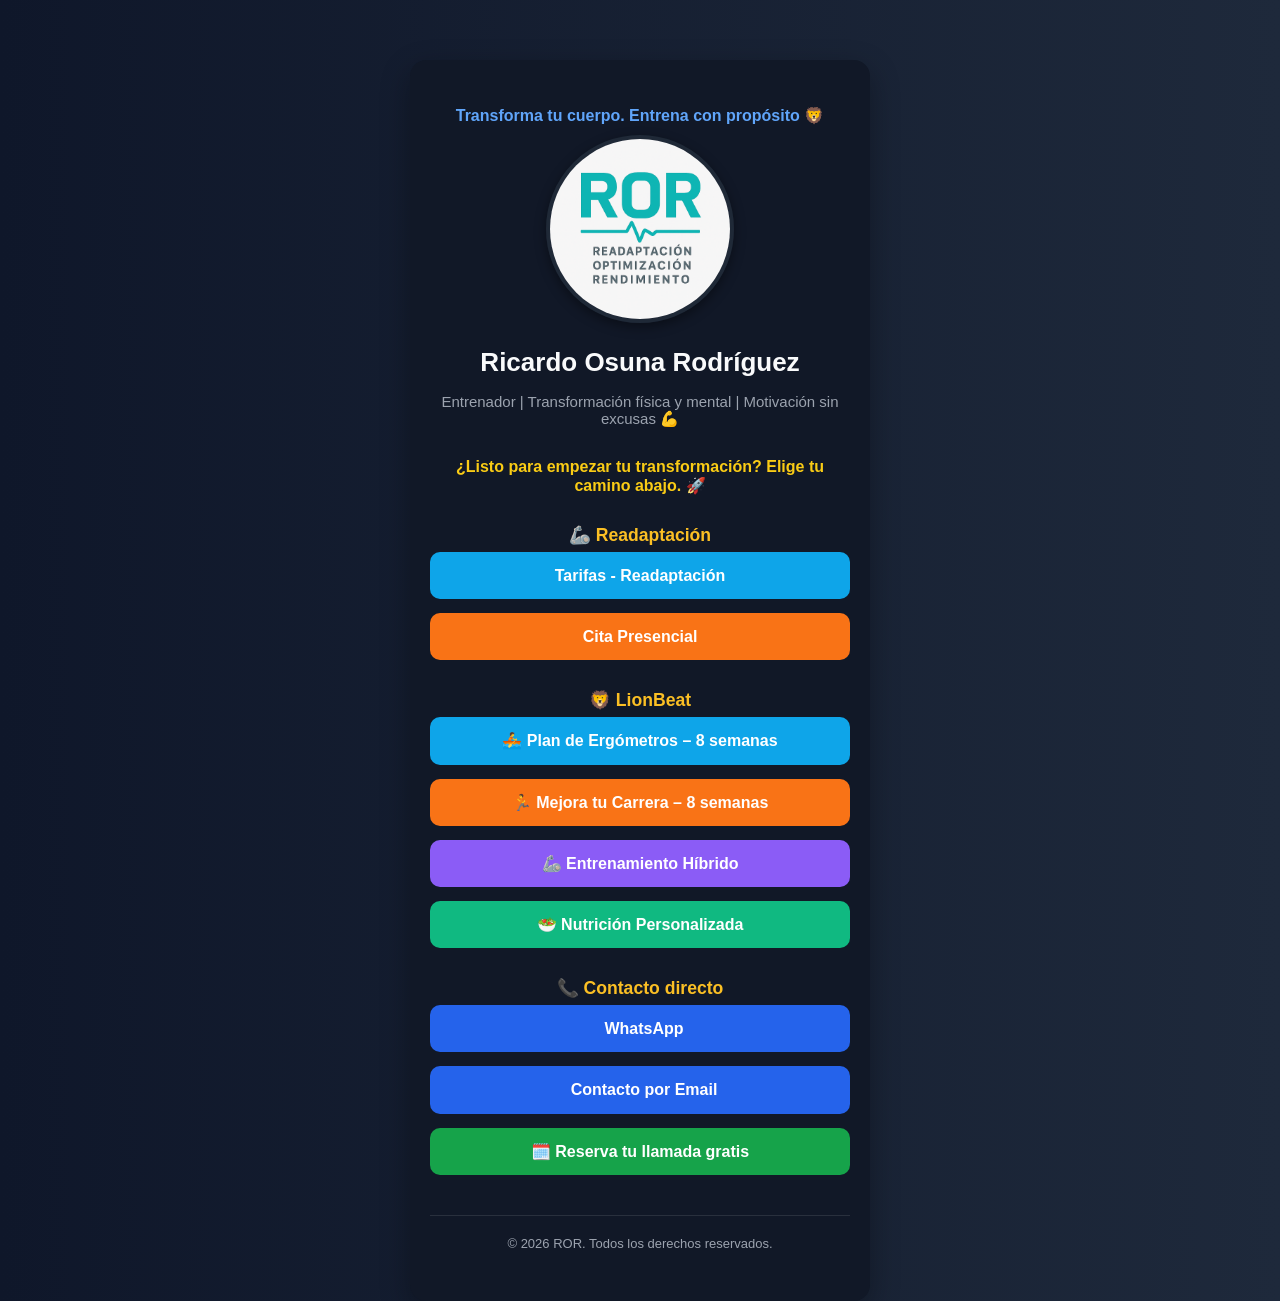
<file: index.html>
<!DOCTYPE html>
<html lang="en">
<head>
    <meta charset="UTF-8">
    <meta name="viewport" content="width=device-width, initial-scale=1.0">
    <link rel="shortcut icon" href="assets/LogoNegro.png" type="image/x-icon">
    <link rel="stylesheet" href="style.css">
    <title>ROR - Readaptación, Optimización y Rendimiento</title>
    <script src="main.js" defer></script>
</head>
<body>
    <body>
        <div class="container fade-in">
      
          <p class="slogan">Transforma tu cuerpo. Entrena con propósito 🦁</p>
      
          <div class="avatar-wrapper fade-in">
            <img src="assets/LogoBlanco.png" alt="Avatar de LionBeat" class="avatar"/>
          </div>
      
          <h1 class="fade-in">Ricardo Osuna Rodríguez</h1>
          <p class="bio fade-in">Entrenador | Transformación física y mental | Motivación sin excusas 💪</p>
      
          <div class="cta fade-in">
            ¿Listo para empezar tu transformación? Elige tu camino abajo. 🚀
          </div>
      
          <!-- Bloque: Planes -->
          <h2 class="section-title">🦾 Readaptación</h2>
          <div class="links fade-in">
            <a href="tarifas.html" class="link plan-ergometros"> Tarifas - Readaptación</a>
            <a href="https://calendar.app.google/PgYuPup5DP9o6mLu6" class="link plan-carrera"> Cita Presencial </a>
           
          </div>
          <h2 class="section-title">🦁 LionBeat</h2>
          <div class="links fade-in">
            <a href="https://lion-beat-hybrid-pro.vercel.app/plan-ergometros.html" class="link plan-ergometros">🚣 Plan de Ergómetros – 8 semanas</a>
            <a href="https://lion-beat-hybrid-pro.vercel.app/plan-carrera.html" class="link plan-carrera">🏃 Mejora tu Carrera – 8 semanas</a>
            <a href="https://lion-beat-hybrid-pro.vercel.app/hibrido.html" class="link plan-hibrido">🦾 Entrenamiento Híbrido</a>
            <a href="https://lion-beat-hybrid-pro.vercel.app/nutricion.html" class="link plan-nutricion">🥗 Nutrición Personalizada</a>
          </div>
         <!-- Bloque: Contacto -->
        <h2 class="section-title">📞 Contacto directo</h2>
            <div class="links fade-in">
            <a href="https://wa.me/34633090021" target="_blank" class="link track-click">
            <i class="fab fa-whatsapp"></i> WhatsApp
            </a>
            <a href="mailto:lionbeat.adm@gmail.com" class="link track-click">
            <i class="fas fa-envelope"></i> Contacto por Email
            </a>
            <a href="https://calendar.app.google/WNAT7uGVV2aqwyX57" target="_blank" class="link reserve track-click">
            🗓️ Reserva tu llamada gratis
            </a>
        </div>
      
        <footer>
          © <span id="year"></span> ROR. Todos los derechos reservados.
        </footer>
      
        <script>
          document.getElementById('year').textContent = new Date().getFullYear();
        </script>
</body>
</html>
</file>
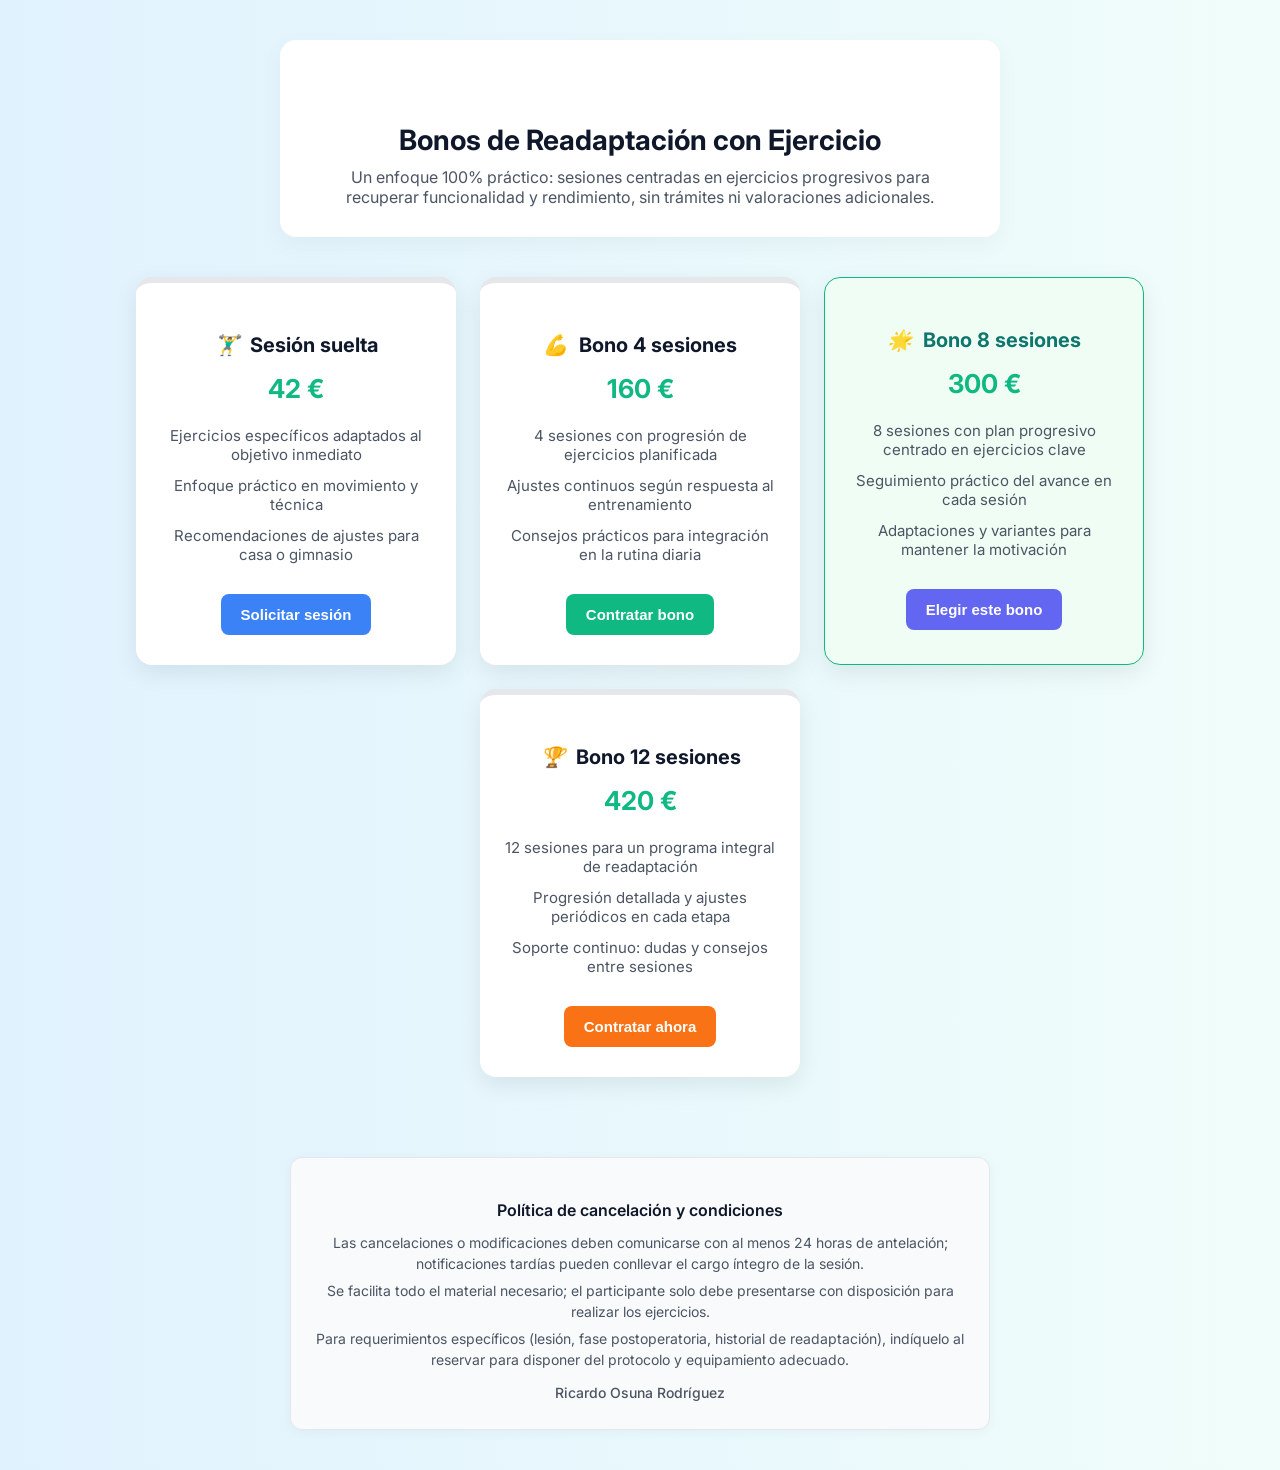
<file: tarifas.html>
<!DOCTYPE html>
<html lang="es">
<head>
    <meta charset="UTF-8">
    <meta name="viewport" content="width=device-width, initial-scale=1.0">
    <title>Bonos Readaptación con Ejercicio - ROR</title>
    <!-- Google Fonts Inter -->
    <link href="https://fonts.googleapis.com/css2?family=Inter:wght@400;500;600;700&display=swap" rel="stylesheet">
    <link rel="stylesheet" href="tarifas.css">
</head>
<body>
    <!-- HERO SECTION -->
    <section class="hero">
        <h1>Bonos de Readaptación con Ejercicio</h1>
        <p>Un enfoque 100% práctico: sesiones centradas en ejercicios progresivos para recuperar funcionalidad y rendimiento, sin trámites ni valoraciones adicionales.</p>
    </section>

    <!-- PRICING SECTION -->
    <section class="pricing">
        <!-- Sesión suelta -->
        <div class="card">
            <h3><i>🏋️‍♂️</i> Sesión suelta</h3>
            <p class="price">42&nbsp;€</p>
            <ul>
                <li>Ejercicios específicos adaptados al objetivo inmediato</li>
                <li>Enfoque práctico en movimiento y técnica</li>
                <li>Recomendaciones de ajustes para casa o gimnasio</li>
            </ul>
            <button class="btn" data-plan="Sesión suelta">Solicitar sesión</button>
        </div>
        <!-- Bono 4 sesiones -->
        <div class="card">
            <h3><i>💪</i> Bono 4 sesiones</h3>
            <p class="price">160&nbsp;€</p>
            <ul>
                <li>4 sesiones con progresión de ejercicios planificada</li>
                <li>Ajustes continuos según respuesta al entrenamiento</li>
                <li>Consejos prácticos para integración en la rutina diaria</li>
            </ul>
            <button class="btn" data-plan="Bono 4 sesiones">Contratar bono</button>
        </div>
        <!-- Bono 8 sesiones (destacado) -->
        <div class="card destacado">
            <h3><i>🌟</i> Bono 8 sesiones</h3>
            <p class="price">300&nbsp;€</p>
            <ul>
                <li>8 sesiones con plan progresivo centrado en ejercicios clave</li>
                <li>Seguimiento práctico del avance en cada sesión</li>
                <li>Adaptaciones y variantes para mantener la motivación</li>
            </ul>
            <button class="btn" data-plan="Bono 8 sesiones">Elegir este bono</button>
        </div>
        <!-- Bono 12 sesiones -->
        <div class="card">
            <h3><i>🏆</i> Bono 12 sesiones</h3>
            <p class="price">420&nbsp;€</p>
            <ul>
                <li>12 sesiones para un programa integral de readaptación</li>
                <li>Progresión detallada y ajustes periódicos en cada etapa</li>
                <li>Soporte continuo: dudas y consejos entre sesiones</li>
            </ul>
            <button class="btn" data-plan="Bono 12 sesiones">Contratar ahora</button>
        </div>
    </section>

<!-- POLÍTICA DE CANCELACIÓN / TÉRMINOS -->
<section class="politica">
    <h4>Política de cancelación y condiciones</h4>
    <p>Las cancelaciones o modificaciones deben comunicarse con al menos 24 horas de antelación; notificaciones tardías pueden conllevar el cargo íntegro de la sesión.</p>
    <p>Se facilita todo el material necesario; el participante solo debe presentarse con disposición para realizar los ejercicios.</p>
    <p>Para requerimientos específicos (lesión, fase postoperatoria, historial de readaptación), indíquelo al reservar para disponer del protocolo y equipamiento adecuado.</p>
    
    
    <p class="autor" style="margin-top: 12px; font-weight: 500;">Ricardo Osuna Rodríguez</p>
</section>


    <!-- SCRIPT para WhatsApp -->
    <script>
        (function() {
            // Número de WhatsApp en formato internacional sin signos: país + número.
            const telefono = '34633090021'; // 34 + 633090021
            // Texto base, se agregará el plan seleccionado.
            const textoBase = 'Hola Ricardo, estoy interesado en:';

            // Seleccionamos todos los botones de clase .btn dentro de .pricing
            const botones = document.querySelectorAll('.pricing .btn');
            botones.forEach(btn => {
                btn.addEventListener('click', function() {
                    // Obtenemos el plan desde el atributo data-plan
                    const plan = this.getAttribute('data-plan') || '';
                    // Construimos el texto con el plan
                    const mensaje = encodeURIComponent(`${textoBase} ${plan}`);
                    // URL de WhatsApp
                    const url = `https://wa.me/${telefono}?text=${mensaje}`;
                    // Abrimos en nueva pestaña/ventana
                    window.open(url, '_blank');
                });
            });
        })();
    </script>
</body>
</html>
</file>
<file: style.css>
body {
    font-family: 'Inter', sans-serif;
    margin: 0;
    padding: 0;
    background: linear-gradient(to right, #0f172a, #1e293b);
    color: #f9fafb;
    display: flex;
    flex-direction: column;
    align-items: center;
    min-height: 100vh;
  }
  
  .container {
    text-align: center;
    max-width: 420px;
    width: 100%;
    padding: 30px 20px;
    background-color: #111827;
    border-radius: 16px;
    box-shadow: 0 10px 30px rgba(0, 0, 0, 0.3);
    margin-top: 60px;
    animation: fadeIn 1s ease-in-out both;
  }
  
  .slogan {
    font-size: 16px;
    color: #60a5fa;
    margin-bottom: 10px;
    font-weight: 600;
  }
  
  .avatar-wrapper {
    width: 180px;
    height: 180px;
    border-radius: 50%;
    overflow: hidden;
    margin: 0 auto 24px auto;
    border: 4px solid #1f2937;
    box-shadow: 0 4px 12px rgba(0, 0, 0, 0.4);
  }
  
  .avatar {
    width: 100%;
    height: 100%;
    object-fit: cover;
  }
  
  h1 {
    margin: 10px 0;
    font-size: 26px;
    font-weight: 700;
  }
  
  .bio {
    font-size: 15px;
    margin-bottom: 30px;
    color: #9ca3af;
  }
  
  .section-title {
    font-size: 1.1rem;
    font-weight: 700;
    margin-top: 30px;
    margin-bottom: 6px;
    color: #fbbf24;
  }
  
  .links {
    display: flex;
    flex-direction: column;
    gap: 14px;
  }
  
  .link {
    background: #2563eb;
    color: white;
    padding: 14px;
    border-radius: 10px;
    text-decoration: none;
    font-weight: 600;
    line-height: 1.2;
    transition: transform 0.2s ease, background 0.2s ease;
    display: flex;
    align-items: center;
    justify-content: center;
    gap: 8px;
  }
  
  .link:hover {
    transform: scale(1.04);
    background: #1d4ed8;
  }
  
  .reserve {
    background: #16a34a;
  }
  
  .reserve:hover {
    background: #15803d;
  }
  
  /* Colores diferenciados por plan */
  .plan-ergometros {
    background-color: #0ea5e9;
  }
  .plan-ergometros:hover {
    background-color: #0284c7;
  }
  
  .plan-carrera {
    background-color: #f97316;
  }
  .plan-carrera:hover {
    background-color: #ea580c;
  }
  
  .plan-hibrido {
    background-color: #8b5cf6;
  }
  .plan-hibrido:hover {
    background-color: #7c3aed;
  }
  
  .plan-nutricion {
    background-color: #10b981;
  }
  .plan-nutricion:hover {
    background-color: #059669;
  }
  
  .cta {
    margin: 20px 0 30px 0;
    font-size: 1rem;
    font-weight: 600;
    color: #facc15;
  }
  
  .cta-final {
    margin-top: 40px;
    font-size: 1rem;
    font-weight: bold;
    color: #fbbf24;
    display: flex;
    flex-direction: column;
    align-items: center;
  }
  
  footer {
    width: 100%;
    text-align: center;
    font-size: 13px;
    color: #9ca3af;
    padding: 20px 0;
    margin-top: 40px;
    border-top: 1px solid rgba(255, 255, 255, 0.1);
  }
  
  /* Fade-in */
  @keyframes fadeIn {
    0% { opacity: 0; transform: translateY(20px); }
    100% { opacity: 1; transform: translateY(0); }
  }
  
  .fade-in {
    opacity: 0;
    transform: translateY(20px);
    animation: fadeInUp 1s forwards;
  }
  
  @keyframes fadeInUp {
    to {
      opacity: 1;
      transform: translateY(0);
    }
  }
  
  /* Responsive */
  @media (max-width: 480px) {
    .container {
      margin-top: 30px;
      padding: 20px 16px;
    }
  
    h1 {
      font-size: 22px;
    }
  
    .bio {
      font-size: 14px;
    }
  
    .link {
      width: 85%;
      margin: 0 auto;
      font-size: 15px;
      padding: 12px;
    }
  }
</file>
<file: tarifas.css>
/* Reset básico */
* {
    box-sizing: border-box;
  }
  
  body {
    margin: 0;
    font-family: 'Inter', sans-serif;
    background: #f0fdfa;
    color: #1f2937;
    overflow-x: hidden;
  }
  
  /* Fondo degradado solo en pantallas grandes */
  @media (min-width: 481px) {
    body {
      background: linear-gradient(to right, #e0f2fe, #f0fdfa);
    }
  }
  
  /* HERO SECTION */
  .hero {
    text-align: center;
    padding: 60px 20px 30px;
    background-color: #ffffff;
    border-radius: 16px;
    max-width: 720px;
    margin: 40px auto 0;
    box-shadow: 0 8px 24px rgba(0, 0, 0, 0.04);
  }
  
  /* Títulos */
  .hero h1 {
    font-size: 28px;
    margin-bottom: 10px;
    color: #0f172a;
  }
  
  .hero p {
    font-size: 16px;
    color: #4b5563;
    max-width: 600px;
    margin: 0 auto;
  }
  
  /* PRICING SECTION */
  .pricing {
    display: flex;
    flex-wrap: wrap;
    justify-content: center;
    gap: 24px;
    padding: 40px 20px;
    max-width: 100%;
    overflow-x: hidden;
  }
  
  /* Tarjetas */
  .card {
    background-color: #ffffff;
    border-radius: 16px;
    box-shadow: 0 8px 24px rgba(0, 0, 0, 0.08);
    padding: 30px 24px;
    width: 100%;
    max-width: 320px;
    text-align: center;
    transition: transform 0.3s ease;
    border-top: 6px solid #e5e7eb;
  }
  
  .card:hover {
    transform: translateY(-6px);
  }
  
  .card h3 {
    font-size: 20px;
    color: #0f172a;
    margin-bottom: 8px;
  }
  
  .card h3 i {
    margin-right: 6px;
    color: #10b981;
  }
  
  .price {
    font-size: 26px;
    font-weight: bold;
    color: #10b981;
    margin: 16px 0;
  }
  
  .card ul {
    list-style: none;
    padding: 0;
    margin: 0 0 24px 0;
  }
  
  .card ul li {
    font-size: 15px;
    padding: 6px 0;
    color: #4b5563;
  }
  
  /* Botones */
  .btn {
    border: none;
    padding: 12px 20px;
    border-radius: 8px;
    font-weight: 600;
    font-size: 15px;
    cursor: pointer;
    transition: background-color 0.2s ease;
    color: white;
    background-color: #3b82f6;
  }
  
  .btn:hover {
    background-color: #2563eb;
  }
  
  /* Colores temáticos */
  .card:nth-child(1) .btn { background-color: #3b82f6; }
  .card:nth-child(2) .btn { background-color: #10b981; }
  .card:nth-child(3) .btn { background-color: #6366f1; }
  .card:nth-child(4) .btn { background-color: #f97316; }
  .card:nth-child(5) .btn { background-color: #fbbf24; color: #1f2937; }
  
  .card:nth-child(1):hover .btn { background-color: #2563eb; }
  .card:nth-child(2):hover .btn { background-color: #059669; }
  .card:nth-child(3):hover .btn { background-color: #4f46e5; }
  .card:nth-child(4):hover .btn { background-color: #ea580c; }
  .card:nth-child(5):hover .btn { background-color: #f59e0b; }
  
  /* Tarjeta destacada */
  .destacado {
    border: 1.5px solid #10b981;
    background: #f0fdf4;
  }
  
  .destacado h3 {
    color: #0f766e;
  }
  
  /* Política de cancelación */
  .politica {
    max-width: 700px;
    margin: 40px auto;
    padding: 20px 24px;
    background-color: #f9fafb;
    border: 1px solid #e5e7eb;
    border-radius: 12px;
    text-align: center;
    font-size: 14px;
    color: #4b5563;
    box-shadow: 0 2px 12px rgba(0, 0, 0, 0.04);
    animation: fadeIn 0.8s ease-in-out;
  }
  
  .politica h4 {
    font-size: 16px;
    color: #0f172a;
    margin-bottom: 12px;
    font-weight: 600;
  }
  
  .politica p {
    margin: 6px 0;
    line-height: 1.5;
  }
  
  .politica a {
    color: #3b82f6;
    text-decoration: none;
  }
  .politica a:hover {
    text-decoration: underline;
  }
  
  /* Animación de entrada */
  @keyframes fadeIn {
    0% {
      opacity: 0;
      transform: translateY(20px);
    }
    100% {
      opacity: 1;
      transform: translateY(0);
    }
  }
  
  /* Responsive general */
  @media (max-width: 768px) {
    .pricing {
      flex-direction: column;
      align-items: center;
      padding: 16px 12px;
      gap: 12px;
    }
  
    .card {
      width: 100%;
      padding: 20px 16px;
      border-radius: 12px;
    }
  
    .btn {
      width: 100%;
      padding: 12px 16px;
      font-size: 15px;
    }
  
    .price {
      font-size: 22px;
    }
  
    .card h3 {
      font-size: 18px;
    }
  
    .card ul li {
      font-size: 14px;
    }
  }
  
  /* Extra mejora para móviles pequeños */
  @media (max-width: 400px) {
    .pricing {
      padding: 12px 8px;
    }
  
    .card {
      padding: 18px 12px;
    }
  
    .btn {
      font-size: 14px;
      padding: 10px 14px;
    }
  }
</file>
